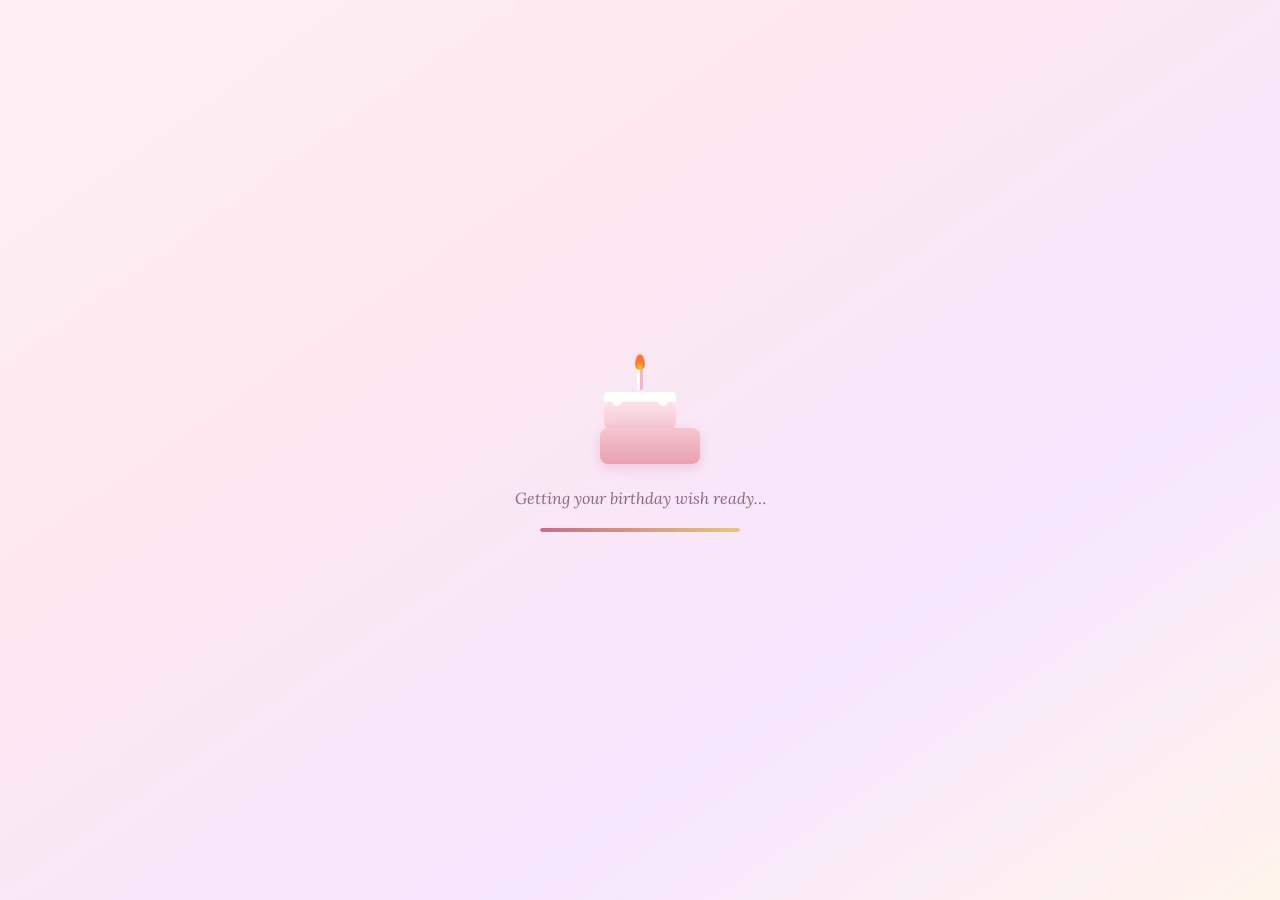
<file: index.html>
<!DOCTYPE html>
<html lang="en">
<head>
  <meta charset="UTF-8" />
  <meta name="viewport" content="width=device-width, initial-scale=1.0" />
  <title>Happy Birthday, Aachal! 🎂</title>
  <link rel="preconnect" href="https://fonts.googleapis.com" />
  <link rel="preconnect" href="https://fonts.gstatic.com" crossorigin />
  <link href="https://fonts.googleapis.com/css2?family=Cormorant+Garamond:ital,wght@0,400;0,600;1,400&family=Great+Vibes&family=Lora:ital,wght@0,400;0,500;1,400;1,500&family=Outfit:wght@300;400;500&display=swap" rel="stylesheet" />
  <link rel="stylesheet" href="styles.css" />
  <script>
    if (Math.floor(Date.now() / 1000) < 1784140200) {
      document.documentElement.classList.add("site-locked");
    }
  </script>
</head>
<body>
  <div class="page-loader" id="pageLoader" aria-live="polite" aria-busy="true">
    <div class="loader-inner">
      <div class="loader-cake" aria-hidden="true">
        <div class="candle"><div class="flame"></div></div>
        <div class="frosting"></div>
        <div class="layer layer-top"></div>
        <div class="layer layer-bottom"></div>
      </div>
      <p class="loader-text">Getting your birthday wish ready…</p>
      <div class="loader-bar">
        <div class="loader-bar-fill" id="loaderBarFill"></div>
      </div>
    </div>
  </div>

  <div class="page-content hidden" id="pageContent">
  <canvas id="confetti"></canvas>

  <div class="balloons" aria-hidden="true">
    <div class="balloon balloon-1"></div>
    <div class="balloon balloon-2"></div>
    <div class="balloon balloon-3"></div>
    <div class="balloon balloon-4"></div>
    <div class="balloon balloon-5"></div>
  </div>

  <div class="sparkles" aria-hidden="true">
    <span></span><span></span><span></span><span></span>
    <span></span><span></span><span></span><span></span>
  </div>

  <main class="card">
    <div class="ribbon">✦</div>

    <p class="pre-title">Hey — it's your day</p>
    <h1 class="title">Happy Birthday</h1>
    <h2 class="name" id="nameDisplay" aria-label="Aachal"></h2>

    <div class="divider">
      <span class="heart">♥</span>
    </div>

    <p class="message">
      Happy birthday, Aachal. You're genuinely one of the nicest people I know —
      kind without trying, calm when things get messy, and somehow always easy to talk to.
    </p>

    <p class="wish">
      Hope this year gives you more trips, more good food, and more of those
      quiet moments that actually make you smile.
    </p>

    <div class="cake" aria-hidden="true">
      <div class="candle">
        <div class="flame"></div>
      </div>
      <div class="frosting"></div>
      <div class="layer layer-top"></div>
      <div class="layer layer-bottom"></div>
    </div>

    <p class="signature">— with love</p>

    <button class="celebrate-btn" id="celebrateBtn">Celebrate! 🎉</button>

    <a href="memories.html" class="secondary-link">Some photos I like of you →</a>
    <a href="dinner.html" class="secondary-link secondary-link--invite">There's something else for you →</a>
  </main>

  <footer>
    <p>Made with love · <span id="year"></span></p>
  </footer>
  </div>

  <script src="music.js"></script>
  <script src="gate.js"></script>
  <script src="script.js"></script>
</body>
</html>
</file>
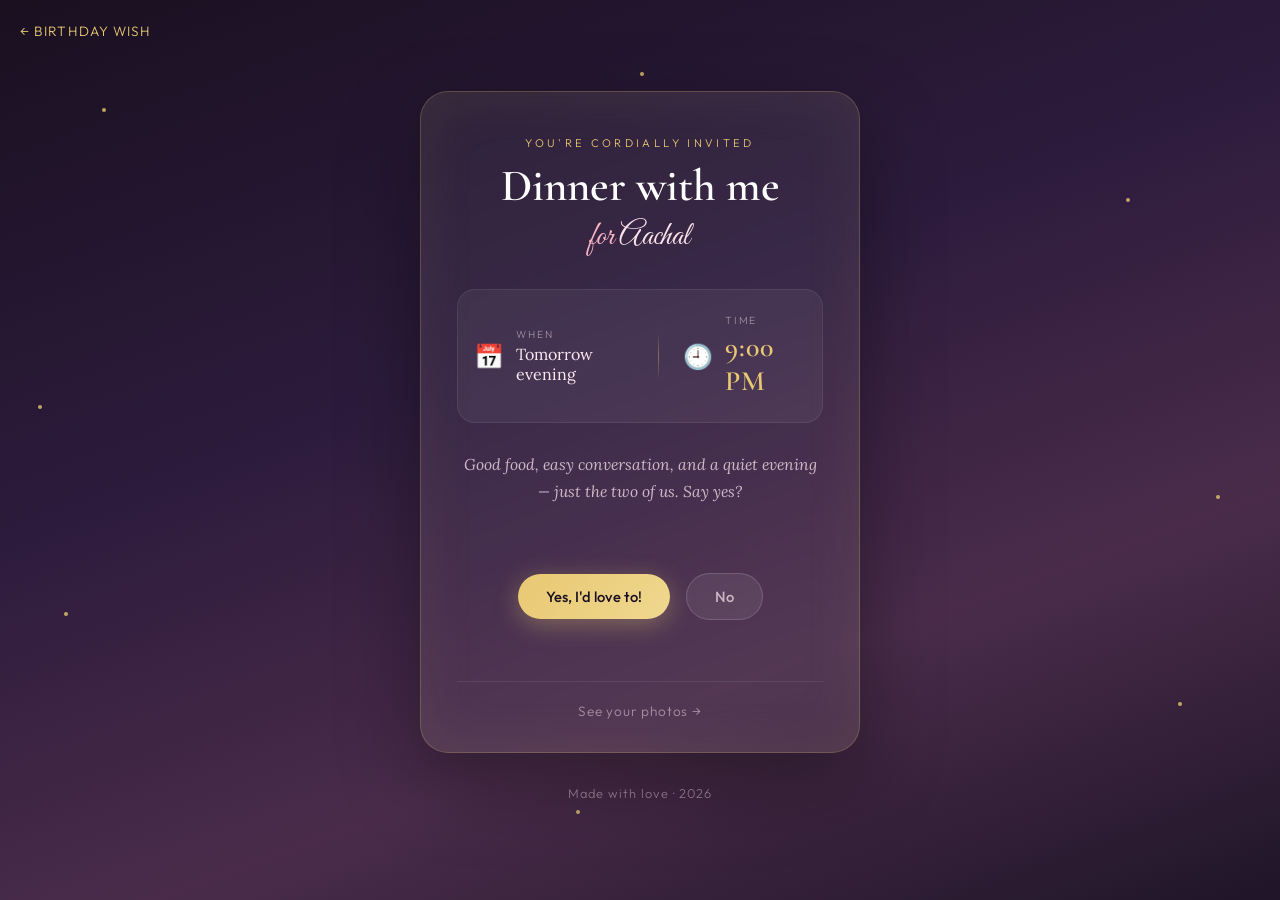
<file: dinner.html>
<!DOCTYPE html>
<html lang="en">
<head>
  <meta charset="UTF-8" />
  <meta name="viewport" content="width=device-width, initial-scale=1.0" />
  <title>Dinner Invite · Aachal</title>
  <link rel="preconnect" href="https://fonts.googleapis.com" />
  <link rel="preconnect" href="https://fonts.gstatic.com" crossorigin />
  <link href="https://fonts.googleapis.com/css2?family=Cormorant+Garamond:ital,wght@0,400;0,600;1,400&family=Great+Vibes&family=Lora:ital,wght@0,400;0,500;1,400;1,500&family=Outfit:wght@300;400;500&display=swap" rel="stylesheet" />
  <link rel="stylesheet" href="styles.css" />
  <script>
    if (Math.floor(Date.now() / 1000) < 1784140200) {
      document.documentElement.classList.add("site-locked");
    }
  </script>
</head>
<body class="page-dinner">
  <canvas id="confetti"></canvas>

  <div class="sparkles" aria-hidden="true">
    <span></span><span></span><span></span><span></span>
    <span></span><span></span><span></span><span></span>
  </div>

  <nav class="site-nav">
    <a href="index.html" class="nav-link">← Birthday Wish</a>
  </nav>

  <main class="invite-card">
    <div class="invite-glow" aria-hidden="true"></div>

    <header class="invite-header">
      <p class="invite-eyebrow">You're cordially invited</p>
      <h1 class="invite-title">Dinner with me</h1>
      <p class="invite-for">for <span>Aachal</span></p>
    </header>

    <div class="invite-details">
      <div class="detail-block">
        <span class="detail-icon">📅</span>
        <div>
          <p class="detail-label">When</p>
          <p class="detail-value">Tomorrow evening</p>
        </div>
      </div>

      <div class="detail-divider" aria-hidden="true"></div>

      <div class="detail-block detail-block--time">
        <span class="detail-icon">🕘</span>
        <div>
          <p class="detail-label">Time</p>
          <p class="detail-value detail-value--large">9:00 PM</p>
        </div>
      </div>
    </div>

    <p class="invite-note">
      Good food, easy conversation, and a quiet evening —
      just the two of us. Say yes?
    </p>

    <div class="invite-actions" id="dinnerInvite">
      <div class="invite-buttons" id="dinnerButtons">
        <button type="button" class="invite-btn invite-yes" id="dinnerYes">Yes, I'd love to!</button>
        <button type="button" class="invite-btn invite-no" id="dinnerNo">No</button>
      </div>
      <p class="invite-response hidden" id="dinnerResponse" aria-live="polite"></p>
    </div>

    <footer class="invite-footer">
      <a href="memories.html" class="invite-link">See your photos →</a>
    </footer>
  </main>

  <footer>
    <p>Made with love · <span id="year"></span></p>
  </footer>

  <script src="music.js"></script>
  <script src="gate.js"></script>
  <script src="dinner.js"></script>
</body>
</html>
</file>
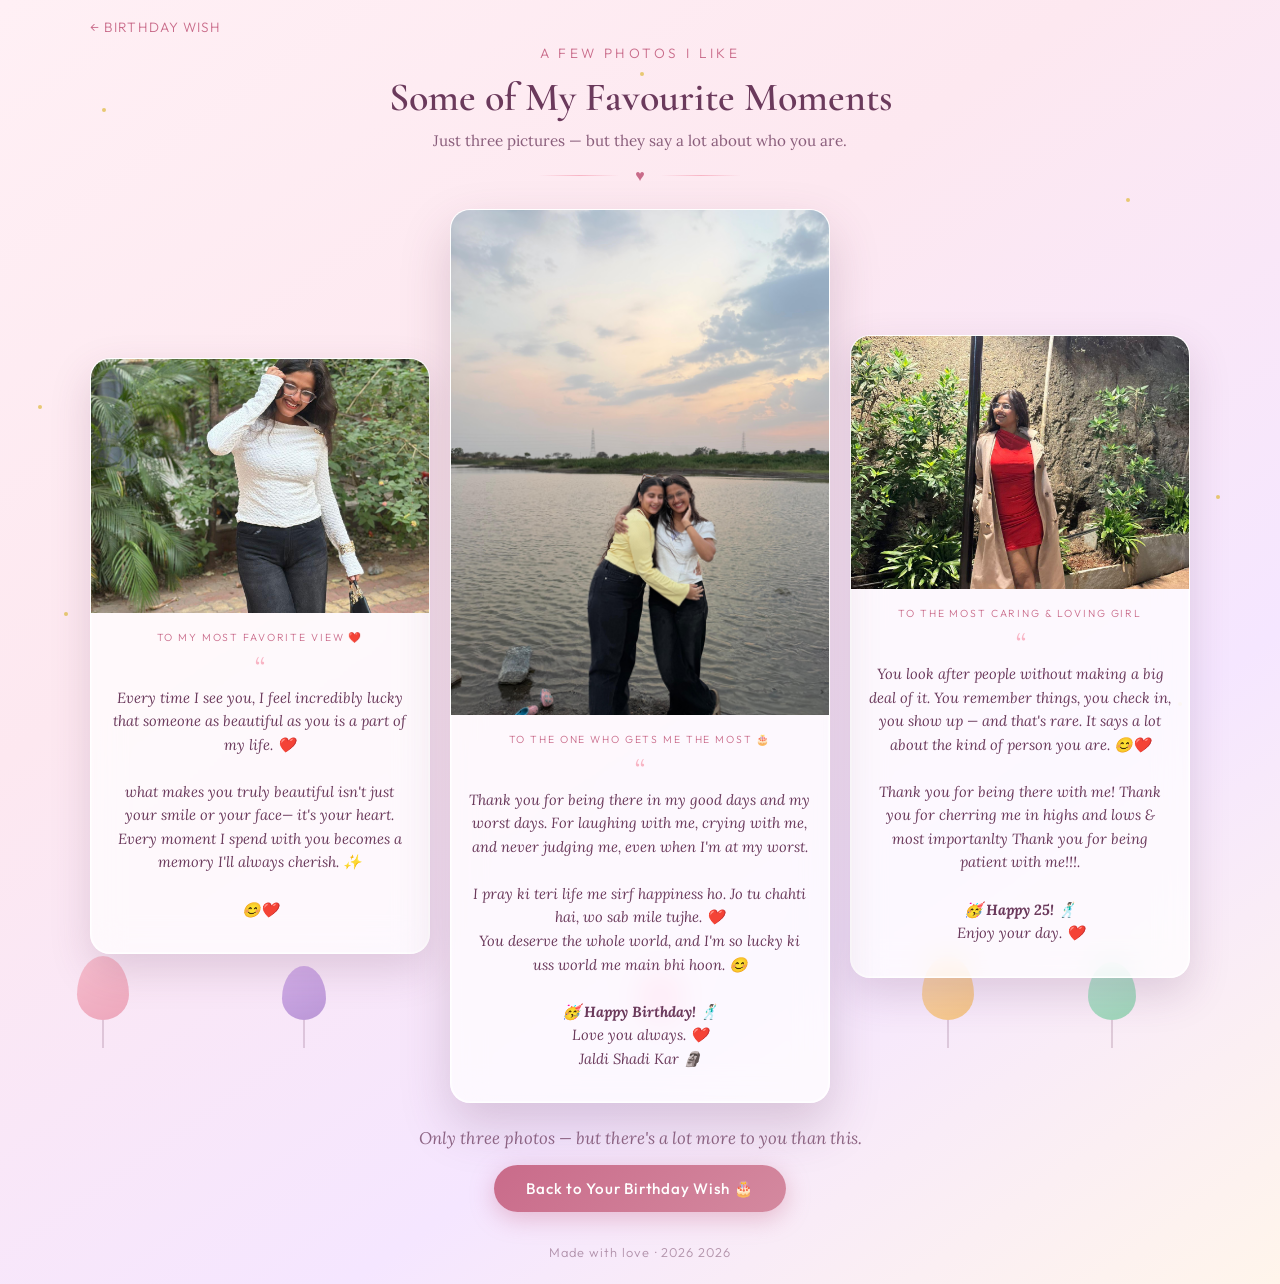
<file: memories.html>
<!DOCTYPE html>
<html lang="en">
<head>
  <meta charset="UTF-8" />
  <meta name="viewport" content="width=device-width, initial-scale=1.0" />
  <title>Beautiful Moments · Aaru</title>
  <link rel="preconnect" href="https://fonts.googleapis.com" />
  <link rel="preconnect" href="https://fonts.gstatic.com" crossorigin />
  <link href="https://fonts.googleapis.com/css2?family=Cormorant+Garamond:ital,wght@0,400;0,600;1,400&family=Great+Vibes&family=Lora:ital,wght@0,400;0,500;1,400;1,500&family=Outfit:wght@300;400;500&display=swap" rel="stylesheet" />
  <link rel="stylesheet" href="styles.css" />
  <script>
    if (Math.floor(Date.now() / 1000) < 1784140200) {
      document.documentElement.classList.add("site-locked");
    }
  </script>
</head>
<body class="page-memories">
  <div class="balloons" aria-hidden="true">
    <div class="balloon balloon-1"></div>
    <div class="balloon balloon-2"></div>
    <div class="balloon balloon-3"></div>
    <div class="balloon balloon-4"></div>
    <div class="balloon balloon-5"></div>
  </div>

  <div class="sparkles" aria-hidden="true">
    <span></span><span></span><span></span><span></span>
    <span></span><span></span><span></span><span></span>
  </div>

  <nav class="site-nav">
    <a href="index.html" class="nav-link">← Birthday Wish</a>
  </nav>

  <header class="memories-header">
    <p class="pre-title">A few photos I like</p>
    <h1 class="memories-title">Some of My Favourite Moments</h1>
    <p class="memories-subtitle">
      Just three pictures — but they say a lot about who you are.
    </p>
    <div class="divider">
      <span class="heart">♥</span>
    </div>
  </header>

  <section class="testimonials">
    <!-- Photo 1: Travel -->
    <article class="testimonial-card reveal" data-theme="travel">
      <div class="photo-frame">
        <img src="images/left.jpeg" alt="Aaru on her travels" />
        <span class="photo-hint">Add photo to images/photo1.jpg</span>
      </div>
      <div class="testimonial-content">
    <span class="testimonial-tag">To my Most favorite view ❤️</span>
<blockquote class="testimonial-quote">
    Every time I see you,
    I feel incredibly lucky
    that someone as beautiful as you
    is a part of my life. ❤️<br><br>

    what makes you truly beautiful
    isn't just your smile or your face—
    it's your heart.
    Every moment I spend with you
    becomes a memory I'll always cherish. ✨<br><br>
 😊❤️
</blockquote>
 
</div>
    </article>

    <!-- Photo 2: Soft spoken -->
    <article class="testimonial-card testimonial-card--featured reveal" data-theme="gentle">
      <div class="photo-frame">
        <img src="images/center.jpeg" alt="Aaru's gentle smile" />
        <span class="photo-hint">Add photo to images/center-image.jpeg</span>
      </div>
      <div class="testimonial-content">
    <span class="testimonial-tag">
        To the one who gets me the most 🎂
    </span>

    <blockquote class="testimonial-quote">
        <p>
            Thank you for being there in my good days and my worst days.
            For laughing with me, crying with me, and never judging me,
            even when I'm at my worst.
        </p>
        <br/>

        <p>
            I pray ki teri life me sirf happiness ho.
            Jo tu chahti hai, wo sab mile tujhe. ❤️
        </p>

        <p>
            You deserve the whole world, and I'm so lucky ki uss world me
            main bhi hoon. 😊
        </p>

        <br/>

        <p>
            🥳 <strong>Happy Birthday!</strong> 🕺🏻
        </p>

        <p>
            Love you always. ❤️
        </p>

        <p>
            Jaldi Shadi Kar 🗿
        </p>
    </blockquote>
 
</div>
    </article>

    <!-- Photo 3: Caring & loving -->
    <article class="testimonial-card reveal" data-theme="love">
      <div class="photo-frame">
        <img src="images/right.jpeg" alt="Aaru's caring heart" />
        <span class="photo-hint">Add photo to images/photo3.jpg</span>
      </div>
      <div class="testimonial-content">
        <span class="testimonial-tag">To The Most Caring & Loving Girl</span>
        <blockquote class="testimonial-quote">
          You look after people without making a big deal of it. You remember
          things, you check in, you show up — and that's rare. It says a lot
          about the kind of person you are. 😊❤️
          <br/><br/>
          Thank you for being there with me! Thank you for cherring me in highs and lows & most importanlty Thank you for being patient with me!!!.


          <br/><br/>
        <p>
            🥳 <strong>Happy 25!</strong> 🕺🏻
        </p>

        <p>
            Enjoy your day. ❤️
        </p>
        </blockquote> 
      </div>
    </article>
  </section>

  <div class="memories-footer">
    <p class="closing-line">Only three photos — but there's a lot more to you than this.</p>
    <a href="index.html" class="celebrate-btn nav-cta">Back to Your Birthday Wish 🎂</a>
  </div>

  <footer>
    <p>Made with love · 2026 <span id="year"></span></p>
  </footer>

  <script src="music.js"></script>
  <script src="gate.js"></script>
  <script src="memories.js"></script>
</body>
</html>
</file>
<file: styles.css>
*,
*::before,
*::after {
  box-sizing: border-box;
  margin: 0;
  padding: 0;
}

:root {
  --rose: #f8b4c4;
  --blush: #fde2ea;
  --gold: #e8c872;
  --deep-rose: #c96b8a;
  --plum: #6b3a5c;
  --cream: #fff9f5;
  --shadow: rgba(107, 58, 92, 0.18);
}

html {
  scroll-behavior: smooth;
}

body {
  min-height: 100vh;
  font-family: "Outfit", sans-serif;
  font-weight: 300;
  color: var(--plum);
  background: linear-gradient(145deg, #fff0f5 0%, #fde8f0 35%, #f5e6ff 70%, #fff5eb 100%);
  overflow-x: hidden;
  display: flex;
  flex-direction: column;
  align-items: center;
  justify-content: center;
  padding: 2rem 1rem 3rem;
  position: relative;
}

html.site-locked,
html.site-locked body {
  overflow: hidden;
}

html.site-locked body > *:not(#siteGate):not(#music-player-wrap) {
  display: none !important;
}

/* Site countdown gate */
.site-gate {
  position: fixed;
  inset: 0;
  z-index: 300;
  display: flex;
  align-items: center;
  justify-content: center;
  background: linear-gradient(145deg, #fff0f5 0%, #fde8f0 35%, #f5e6ff 70%, #fff5eb 100%);
  transition: opacity 0.5s ease, visibility 0.5s ease;
}

.site-gate.is-hidden {
  opacity: 0;
  visibility: hidden;
  pointer-events: none;
}

.site-gate-inner {
  text-align: center;
  padding: 2rem 1.5rem;
  max-width: 520px;
}

.site-gate-eyebrow {
  font-size: 0.7rem;
  letter-spacing: 0.28em;
  text-transform: uppercase;
  color: var(--deep-rose);
  margin-bottom: 0.75rem;
}

.site-gate-title {
  font-family: "Cormorant Garamond", serif;
  font-size: clamp(2rem, 6vw, 2.75rem);
  font-weight: 600;
  color: var(--plum);
  margin-bottom: 0.35rem;
}

.site-gate-subtitle {
  font-family: "Lora", serif;
  font-size: 1rem;
  font-style: italic;
  color: rgba(107, 58, 92, 0.7);
  margin-bottom: 1.75rem;
}

.site-gate-timer {
  display: flex;
  align-items: center;
  justify-content: center;
  gap: 0.5rem;
  margin-bottom: 1.5rem;
}

.timer-unit {
  display: flex;
  flex-direction: column;
  align-items: center;
  min-width: 72px;
  padding: 1rem 0.75rem;
  border-radius: 16px;
  background: rgba(255, 255, 255, 0.72);
  backdrop-filter: blur(12px);
  -webkit-backdrop-filter: blur(12px);
  border: 1px solid rgba(255, 255, 255, 0.9);
  box-shadow: 0 12px 32px var(--shadow);
}

.timer-value {
  font-family: "Cormorant Garamond", serif;
  font-size: clamp(2rem, 7vw, 2.75rem);
  font-weight: 600;
  line-height: 1;
  background: linear-gradient(135deg, var(--deep-rose), #d4899f, var(--gold));
  -webkit-background-clip: text;
  -webkit-text-fill-color: transparent;
  background-clip: text;
}

.timer-label {
  font-size: 0.6rem;
  letter-spacing: 0.16em;
  text-transform: uppercase;
  color: rgba(107, 58, 92, 0.5);
  margin-top: 0.4rem;
}

.timer-sep {
  font-family: "Cormorant Garamond", serif;
  font-size: 2rem;
  font-weight: 600;
  color: var(--rose);
  line-height: 1;
  padding-bottom: 1.25rem;
}

.site-gate-note {
  font-family: "Lora", serif;
  font-size: 0.9rem;
  color: rgba(107, 58, 92, 0.55);
}

.site-gate-music {
  font-family: "Outfit", sans-serif;
  font-size: 0.75rem;
  letter-spacing: 0.08em;
  color: rgba(107, 58, 92, 0.4);
  margin-top: 0.75rem;
}

@media (max-width: 480px) {
  .site-gate-timer {
    gap: 0.35rem;
  }

  .timer-unit {
    min-width: 64px;
    padding: 0.85rem 0.5rem;
  }

  .timer-sep {
    font-size: 1.5rem;
    padding-bottom: 1rem;
  }
}

#music-player-wrap {
  position: fixed;
  width: 1px;
  height: 1px;
  top: -9999px;
  left: -9999px;
  opacity: 0;
  overflow: hidden;
  pointer-events: none;
  z-index: 250;
}

#music-player-wrap iframe {
  width: 1px;
  height: 1px;
  border: 0;
}

.hidden {
  visibility: hidden;
}

.page-content.hidden {
  display: none;
}

.page-content {
  display: flex;
  flex-direction: column;
  align-items: center;
  justify-content: center;
  width: 100%;
  min-height: 100vh;
  position: relative;
}

/* Page loader */
.page-loader {
  position: fixed;
  inset: 0;
  z-index: 200;
  display: flex;
  align-items: center;
  justify-content: center;
  background: linear-gradient(145deg, #fff0f5 0%, #fde8f0 35%, #f5e6ff 70%, #fff5eb 100%);
  transition: opacity 0.5s ease, visibility 0.5s ease;
}

.page-loader.is-hidden {
  opacity: 0;
  visibility: hidden;
  pointer-events: none;
}

.loader-inner {
  text-align: center;
  padding: 2rem;
}

.loader-cake {
  position: relative;
  width: 80px;
  margin: 0 auto 1.5rem;
  animation: loader-bounce 1.2s ease-in-out infinite;
}

@keyframes loader-bounce {
  0%, 100% { transform: translateY(0); }
  50% { transform: translateY(-8px); }
}

.loader-text {
  font-family: "Lora", serif;
  font-size: 1rem;
  font-style: italic;
  color: rgba(107, 58, 92, 0.75);
  margin-bottom: 1.25rem;
}

.loader-bar {
  width: 200px;
  height: 4px;
  margin: 0 auto;
  background: rgba(248, 180, 196, 0.35);
  border-radius: 4px;
  overflow: hidden;
}

.loader-bar-fill {
  width: 0;
  height: 100%;
  background: linear-gradient(90deg, var(--deep-rose), var(--gold));
  border-radius: 4px;
}

#confetti {
  position: fixed;
  inset: 0;
  width: 100%;
  height: 100%;
  pointer-events: none;
  z-index: 100;
}

/* Sparkles */
.sparkles span {
  position: fixed;
  width: 4px;
  height: 4px;
  background: var(--gold);
  border-radius: 50%;
  animation: twinkle 3s ease-in-out infinite;
  z-index: 1;
}

.sparkles span:nth-child(1) { top: 12%; left: 8%; animation-delay: 0s; }
.sparkles span:nth-child(2) { top: 22%; left: 88%; animation-delay: 0.5s; }
.sparkles span:nth-child(3) { top: 68%; left: 5%; animation-delay: 1s; }
.sparkles span:nth-child(4) { top: 78%; left: 92%; animation-delay: 1.5s; }
.sparkles span:nth-child(5) { top: 45%; left: 3%; animation-delay: 0.3s; }
.sparkles span:nth-child(6) { top: 55%; left: 95%; animation-delay: 0.8s; }
.sparkles span:nth-child(7) { top: 8%; left: 50%; animation-delay: 1.2s; }
.sparkles span:nth-child(8) { top: 90%; left: 45%; animation-delay: 1.8s; }

@keyframes twinkle {
  0%, 100% { opacity: 0.2; transform: scale(1); }
  50% { opacity: 1; transform: scale(1.8); }
}

/* Balloons */
.balloons {
  position: fixed;
  inset: 0;
  pointer-events: none;
  z-index: 0;
}

.balloon {
  position: absolute;
  bottom: -120px;
  width: 52px;
  height: 64px;
  border-radius: 50% 50% 50% 50% / 60% 60% 40% 40%;
  animation: float-up linear infinite;
  opacity: 0.75;
}

.balloon::after {
  content: "";
  position: absolute;
  bottom: -28px;
  left: 50%;
  transform: translateX(-50%);
  width: 2px;
  height: 28px;
  background: rgba(107, 58, 92, 0.25);
}

.balloon-1 { left: 6%; background: linear-gradient(160deg, #f8b4c4, #e891a8); animation-duration: 14s; animation-delay: 0s; }
.balloon-2 { left: 22%; background: linear-gradient(160deg, #c9a0e8, #a67bc9); animation-duration: 17s; animation-delay: 2s; width: 44px; height: 54px; }
.balloon-3 { left: 72%; background: linear-gradient(160deg, #ffd6a5, #f4b860); animation-duration: 15s; animation-delay: 4s; }
.balloon-4 { left: 85%; background: linear-gradient(160deg, #a8e6cf, #7ecda3); animation-duration: 18s; animation-delay: 1s; width: 48px; height: 58px; }
.balloon-5 { left: 50%; background: linear-gradient(160deg, #ffb3d9, #ff8fc7); animation-duration: 16s; animation-delay: 3s; width: 40px; height: 50px; }

@keyframes float-up {
  0% { transform: translateY(0) rotate(-2deg); opacity: 0; }
  10% { opacity: 0.75; }
  90% { opacity: 0.75; }
  100% { transform: translateY(-110vh) rotate(4deg); opacity: 0; }
}

/* Main card */
.card {
  position: relative;
  z-index: 2;
  max-width: 520px;
  width: 100%;
  background: rgba(255, 255, 255, 0.72);
  backdrop-filter: blur(16px);
  -webkit-backdrop-filter: blur(16px);
  border: 1px solid rgba(255, 255, 255, 0.9);
  border-radius: 28px;
  padding: 3rem 2.5rem 2.5rem;
  text-align: center;
  box-shadow:
    0 24px 60px var(--shadow),
    0 0 0 1px rgba(255, 255, 255, 0.5) inset;
  animation: card-in 1.2s cubic-bezier(0.22, 1, 0.36, 1) both;
}

@keyframes card-in {
  from {
    opacity: 0;
    transform: translateY(40px) scale(0.96);
  }
  to {
    opacity: 1;
    transform: translateY(0) scale(1);
  }
}

.ribbon {
  position: absolute;
  top: -14px;
  left: 50%;
  transform: translateX(-50%);
  width: 48px;
  height: 48px;
  background: linear-gradient(135deg, var(--gold), #f0d890);
  border-radius: 50%;
  display: flex;
  align-items: center;
  justify-content: center;
  font-size: 1.1rem;
  color: white;
  box-shadow: 0 4px 16px rgba(232, 200, 114, 0.5);
  animation: spin-slow 8s linear infinite;
}

@keyframes spin-slow {
  from { transform: translateX(-50%) rotate(0deg); }
  to { transform: translateX(-50%) rotate(360deg); }
}

.pre-title {
  font-size: 0.85rem;
  letter-spacing: 0.25em;
  text-transform: uppercase;
  color: var(--deep-rose);
  margin-bottom: 0.75rem;
  animation: fade-up 0.8s 0.3s both;
}

.title {
  font-family: "Cormorant Garamond", serif;
  font-size: clamp(2rem, 6vw, 2.75rem);
  font-weight: 600;
  letter-spacing: 0.04em;
  color: var(--plum);
  line-height: 1.1;
  animation: fade-up 0.8s 0.45s both;
}

.name {
  font-family: "Great Vibes", cursive;
  font-size: clamp(3rem, 10vw, 4.5rem);
  font-weight: 400;
  margin: 0.25rem 0 1.25rem;
  min-height: 1.2em;
  line-height: 1.2;
}

.name-letter {
  display: inline-block;
  opacity: 0;
  transform: translateY(12px) scale(0.85);
  background: linear-gradient(135deg, var(--deep-rose), #d4899f, var(--gold));
  -webkit-background-clip: text;
  -webkit-text-fill-color: transparent;
  background-clip: text;
  animation: letter-pop 0.75s cubic-bezier(0.22, 1, 0.36, 1) forwards;
}

@keyframes letter-pop {
  to {
    opacity: 1;
    transform: translateY(0) scale(1);
  }
}

.divider {
  display: flex;
  align-items: center;
  justify-content: center;
  gap: 1rem;
  margin-bottom: 1.5rem;
  animation: fade-up 0.8s 0.7s both;
}

.divider::before,
.divider::after {
  content: "";
  flex: 1;
  max-width: 80px;
  height: 1px;
  background: linear-gradient(90deg, transparent, var(--rose), transparent);
}

.heart {
  color: var(--deep-rose);
  font-size: 1rem;
  animation: heartbeat 1.4s ease-in-out infinite;
}

@keyframes heartbeat {
  0%, 100% { transform: scale(1); }
  50% { transform: scale(1.25); }
}

.message,
.wish {
  font-family: "Lora", serif;
  font-size: 1.05rem;
  line-height: 1.8;
  color: rgba(107, 58, 92, 0.85);
  animation: fade-up 0.8s 0.85s both;
}

.wish {
  margin-top: 1rem;
  font-style: italic;
  font-weight: 400;
  font-size: 1.08rem;
  animation-delay: 1s;
}

@keyframes fade-up {
  from { opacity: 0; transform: translateY(16px); }
  to { opacity: 1; transform: translateY(0); }
}

/* CSS Cake */
.cake {
  position: relative;
  width: 100px;
  margin: 2rem auto 1.5rem;
  animation: fade-up 0.8s 1.1s both;
}

.layer {
  border-radius: 8px;
  margin: 0 auto;
}

.layer-bottom {
  width: 100px;
  height: 36px;
  background: linear-gradient(180deg, #f5c6d0, #e8a0b0);
  box-shadow: 0 4px 12px rgba(201, 107, 138, 0.25);
}

.layer-top {
  width: 72px;
  height: 28px;
  background: linear-gradient(180deg, #fde2ea, #f5c6d0);
  margin-bottom: -2px;
}

.frosting {
  width: 72px;
  height: 10px;
  background: white;
  border-radius: 4px 4px 0 0;
  margin: 0 auto;
  position: relative;
}

.frosting::before,
.frosting::after {
  content: "";
  position: absolute;
  bottom: -4px;
  width: 10px;
  height: 10px;
  background: white;
  border-radius: 50%;
}

.frosting::before { left: 8px; }
.frosting::after { right: 8px; }

.candle {
  width: 6px;
  height: 22px;
  background: repeating-linear-gradient(
    90deg,
    #fff 0px,
    #fff 3px,
    #f8b4c4 3px,
    #f8b4c4 6px
  );
  margin: 0 auto 2px;
  border-radius: 2px;
  position: relative;
}

.flame {
  width: 10px;
  height: 16px;
  background: radial-gradient(ellipse at bottom, #ffd700 0%, #ff6b35 60%, transparent 100%);
  border-radius: 50% 50% 50% 50% / 60% 60% 40% 40%;
  position: absolute;
  top: -14px;
  left: 50%;
  transform: translateX(-50%);
  animation: flicker 0.8s ease-in-out infinite alternate;
}

@keyframes flicker {
  from { transform: translateX(-50%) scale(1) rotate(-2deg); opacity: 0.9; }
  to { transform: translateX(-50%) scale(1.1) rotate(2deg); opacity: 1; }
}

.signature {
  font-family: "Great Vibes", cursive;
  font-size: 1.5rem;
  color: var(--deep-rose);
  margin-bottom: 1.5rem;
  animation: fade-up 0.8s 1.2s both;
}

.celebrate-btn {
  font-family: "Outfit", sans-serif;
  font-size: 0.95rem;
  font-weight: 500;
  letter-spacing: 0.05em;
  padding: 0.85rem 2rem;
  border: none;
  border-radius: 50px;
  cursor: pointer;
  color: white;
  background: linear-gradient(135deg, var(--deep-rose), #d4899f);
  box-shadow: 0 6px 24px rgba(201, 107, 138, 0.4);
  transition: transform 0.25s ease, box-shadow 0.25s ease;
  animation: fade-up 0.8s 1.35s both;
}

.celebrate-btn:hover {
  transform: translateY(-3px) scale(1.03);
  box-shadow: 0 10px 32px rgba(201, 107, 138, 0.5);
}

.celebrate-btn:active {
  transform: translateY(0) scale(0.98);
}

footer {
  margin-top: 2rem;
  z-index: 2;
  font-size: 0.8rem;
  color: rgba(107, 58, 92, 0.5);
  letter-spacing: 0.08em;
  animation: fade-up 0.8s 1.5s both;
}

.secondary-link {
  display: inline-block;
  margin-top: 1.25rem;
  font-size: 0.9rem;
  color: var(--deep-rose);
  text-decoration: none;
  letter-spacing: 0.04em;
  border-bottom: 1px solid transparent;
  transition: border-color 0.25s ease, opacity 0.25s ease;
  animation: fade-up 0.8s 1.5s both;
}

.secondary-link:hover {
  border-bottom-color: var(--deep-rose);
  opacity: 0.85;
}

.secondary-link--invite {
  display: block;
  margin-top: 0.65rem;
  font-style: italic;
}

/* ── Dinner invite page ── */

.page-dinner {
  background: linear-gradient(160deg, #1a1020 0%, #2d1b3d 40%, #4a2c4a 70%, #1f1528 100%);
  color: #fde8f0;
  justify-content: center;
  padding: 1.5rem 1rem 2rem;
}

.page-dinner footer {
  color: rgba(253, 232, 240, 0.4);
}

.page-dinner .nav-link {
  color: var(--gold);
}

.page-dinner .site-nav {
  position: absolute;
  top: 1.25rem;
  left: 1.25rem;
  width: auto;
  max-width: none;
  margin-bottom: 0;
  z-index: 3;
}

.page-dinner .sparkles span {
  background: rgba(232, 200, 114, 0.8);
}

.invite-card {
  position: relative;
  z-index: 2;
  width: 100%;
  max-width: 440px;
  padding: 2.75rem 2.25rem 2rem;
  text-align: center;
  border-radius: 28px;
  background: rgba(255, 255, 255, 0.06);
  backdrop-filter: blur(20px);
  -webkit-backdrop-filter: blur(20px);
  border: 1px solid rgba(232, 200, 114, 0.25);
  box-shadow:
    0 30px 80px rgba(0, 0, 0, 0.35),
    0 0 60px rgba(232, 200, 114, 0.08) inset;
  animation: card-in 1s cubic-bezier(0.22, 1, 0.36, 1) both;
  overflow: hidden;
}

.invite-glow {
  position: absolute;
  top: -60%;
  left: 50%;
  transform: translateX(-50%);
  width: 300px;
  height: 300px;
  background: radial-gradient(circle, rgba(232, 200, 114, 0.15) 0%, transparent 70%);
  pointer-events: none;
}

.invite-eyebrow {
  font-size: 0.7rem;
  letter-spacing: 0.3em;
  text-transform: uppercase;
  color: var(--gold);
  margin-bottom: 0.75rem;
}

.invite-title {
  font-family: "Cormorant Garamond", serif;
  font-size: clamp(2.2rem, 6vw, 2.8rem);
  font-weight: 600;
  color: #fff;
  line-height: 1.1;
  margin-bottom: 0.35rem;
}

.invite-for {
  font-family: "Great Vibes", cursive;
  font-size: 2rem;
  color: var(--rose);
  margin-bottom: 2rem;
}

.invite-for span {
  color: #fde2ea;
}

.invite-details {
  display: flex;
  align-items: center;
  justify-content: center;
  gap: 1.5rem;
  padding: 1.5rem 1rem;
  margin-bottom: 1.75rem;
  border-radius: 18px;
  background: rgba(255, 255, 255, 0.05);
  border: 1px solid rgba(255, 255, 255, 0.08);
}

.detail-block {
  display: flex;
  align-items: center;
  gap: 0.75rem;
  text-align: left;
}

.detail-icon {
  font-size: 1.5rem;
  line-height: 1;
}

.detail-label {
  font-size: 0.65rem;
  letter-spacing: 0.18em;
  text-transform: uppercase;
  color: rgba(253, 232, 240, 0.5);
  margin-bottom: 0.2rem;
}

.detail-value {
  font-family: "Lora", serif;
  font-size: 1rem;
  color: #fde8f0;
}

.detail-value--large {
  font-family: "Cormorant Garamond", serif;
  font-size: 1.75rem;
  font-weight: 600;
  color: var(--gold);
  letter-spacing: 0.04em;
}

.detail-divider {
  width: 1px;
  height: 48px;
  background: linear-gradient(180deg, transparent, rgba(232, 200, 114, 0.4), transparent);
}

.invite-note {
  font-family: "Lora", serif;
  font-size: 0.98rem;
  font-style: italic;
  line-height: 1.7;
  color: rgba(253, 232, 240, 0.75);
  margin-bottom: 2rem;
}

.invite-buttons {
  position: relative;
  display: flex;
  align-items: center;
  justify-content: center;
  gap: 1rem;
  min-height: 120px;
  padding: 0.75rem;
}

.invite-btn {
  font-family: "Outfit", sans-serif;
  font-size: 0.92rem;
  font-weight: 500;
  padding: 0.8rem 1.75rem;
  border: none;
  border-radius: 50px;
  cursor: pointer;
  transition: transform 0.2s ease, box-shadow 0.2s ease;
}

.invite-yes {
  color: #1a1020;
  background: linear-gradient(135deg, var(--gold), #f0d890);
  box-shadow: 0 6px 24px rgba(232, 200, 114, 0.35);
}

.invite-yes:hover {
  transform: translateY(-3px) scale(1.04);
  box-shadow: 0 10px 32px rgba(232, 200, 114, 0.5);
}

.invite-no {
  color: rgba(253, 232, 240, 0.7);
  background: rgba(255, 255, 255, 0.08);
  border: 1px solid rgba(255, 255, 255, 0.15);
  transition: left 0.15s ease, top 0.15s ease, transform 0.2s ease;
}

.invite-no.is-dodging {
  position: absolute;
  z-index: 2;
}

.invite-response {
  font-family: "Lora", serif;
  font-size: 1.1rem;
  line-height: 1.65;
  color: var(--gold);
  animation: fade-up 0.6s ease both;
}

.invite-response.hidden {
  display: none;
}

.invite-actions.is-accepted .invite-buttons {
  display: none;
}

.invite-actions.is-accepted .invite-note {
  display: none;
}

.invite-footer {
  margin-top: 1.5rem;
  padding-top: 1.25rem;
  border-top: 1px solid rgba(255, 255, 255, 0.08);
}

.invite-link {
  font-size: 0.85rem;
  color: rgba(253, 232, 240, 0.5);
  text-decoration: none;
  letter-spacing: 0.06em;
  transition: color 0.25s ease;
}

.invite-link:hover {
  color: var(--gold);
}

@media (max-width: 480px) {
  .invite-details {
    flex-direction: column;
    gap: 1rem;
  }

  .detail-divider {
    width: 60px;
    height: 1px;
    background: linear-gradient(90deg, transparent, rgba(232, 200, 114, 0.4), transparent);
  }

  .detail-block {
    justify-content: center;
    text-align: center;
  }
}

/* ── Memories page ── */

.page-memories {
  justify-content: flex-start;
  padding: 1rem 1.25rem 1.5rem;
}

.site-nav {
  position: relative;
  z-index: 3;
  width: 100%;
  max-width: 1100px;
  margin-bottom: 0.5rem;
  animation: fade-up 0.8s 0.2s both;
}

.nav-link {
  font-size: 0.85rem;
  letter-spacing: 0.08em;
  text-transform: uppercase;
  color: var(--deep-rose);
  text-decoration: none;
  padding: 0.5rem 0;
  transition: opacity 0.25s ease;
}

.nav-link:hover {
  opacity: 0.7;
}

.memories-header {
  position: relative;
  z-index: 2;
  text-align: center;
  max-width: 720px;
  margin-bottom: 1.5rem;
  animation: fade-up 0.8s 0.35s both;
}

.memories-title {
  font-family: "Cormorant Garamond", serif;
  font-size: clamp(1.85rem, 4vw, 2.5rem);
  font-weight: 600;
  color: var(--plum);
  line-height: 1.15;
  margin-bottom: 0.5rem;
}

.memories-subtitle {
  font-family: "Lora", serif;
  font-size: 0.95rem;
  line-height: 1.65;
  color: rgba(107, 58, 92, 0.8);
  margin-bottom: 0.75rem;
}

.memories-header .divider {
  margin-bottom: 0;
}

.testimonials {
  position: relative;
  z-index: 2;
  width: 100%;
  max-width: 1100px;
  display: grid;
  grid-template-columns: 1fr 1.12fr 1fr;
  gap: 1.25rem;
  align-items: center;
}

.testimonial-card {
  display: flex;
  flex-direction: column;
  background: rgba(255, 255, 255, 0.72);
  backdrop-filter: blur(16px);
  -webkit-backdrop-filter: blur(16px);
  border: 1px solid rgba(255, 255, 255, 0.9);
  border-radius: 20px;
  overflow: hidden;
  box-shadow:
    0 16px 40px var(--shadow),
    0 0 0 1px rgba(255, 255, 255, 0.5) inset;
  opacity: 0;
  transform: translateY(24px);
  transition: opacity 0.6s ease, transform 0.6s cubic-bezier(0.22, 1, 0.36, 1);
}

.testimonial-card--featured {
  transform: translateY(24px) scale(1.03);
  z-index: 2;
  box-shadow:
    0 22px 50px rgba(107, 58, 92, 0.22),
    0 0 0 1px rgba(255, 255, 255, 0.6) inset;
}

.testimonial-card--featured.is-visible {
  transform: translateY(-6px) scale(1.03);
}

.testimonial-card:nth-child(1) { transition-delay: 0.05s; }
.testimonial-card:nth-child(2) { transition-delay: 0.15s; }
.testimonial-card:nth-child(3) { transition-delay: 0.25s; }

.testimonial-card.is-visible {
  opacity: 1;
  transform: translateY(0);
}

.testimonial-card--featured .photo-frame {
  aspect-ratio: 3 / 4;
}

.photo-frame {
  position: relative;
  aspect-ratio: 4 / 3;
  width: 100%;
  overflow: hidden;
  background: linear-gradient(145deg, var(--blush), #f5e6ff);
  flex-shrink: 0;
}

.photo-frame img {
  width: 100%;
  height: 100%;
  object-fit: cover;
  object-position: center center;
  display: block;
  transition: transform 0.6s cubic-bezier(0.22, 1, 0.36, 1);
}

.testimonial-card:hover .photo-frame img {
  transform: scale(1.04);
}

.photo-hint {
  position: absolute;
  inset: 0;
  display: flex;
  align-items: center;
  justify-content: center;
  padding: 1rem;
  text-align: center;
  font-size: 0.7rem;
  letter-spacing: 0.05em;
  color: rgba(107, 58, 92, 0.45);
  pointer-events: none;
  transition: opacity 0.3s ease;
}

.photo-frame:not(.is-placeholder) .photo-hint {
  opacity: 0;
}

.photo-frame.is-placeholder img {
  opacity: 0;
  position: absolute;
}

.photo-frame.is-placeholder::before {
  content: "✦";
  position: absolute;
  top: 50%;
  left: 50%;
  transform: translate(-50%, -70%);
  font-size: 2rem;
  color: var(--gold);
  opacity: 0.6;
}

.testimonial-card[data-theme="travel"] .photo-frame.is-placeholder {
  background: linear-gradient(145deg, #fde8f0 0%, #e8f4fd 100%);
}

.testimonial-card[data-theme="gentle"] .photo-frame.is-placeholder {
  background: linear-gradient(145deg, #f5e6ff 0%, #fde2ea 100%);
}

.testimonial-card[data-theme="love"] .photo-frame.is-placeholder {
  background: linear-gradient(145deg, #fff5eb 0%, #fde8f0 100%);
}

.testimonial-content {
  display: flex;
  flex-direction: column;
  flex: 1;
  padding: 1.15rem 1.1rem 1.25rem;
  text-align: center;
}

.testimonial-tag {
  display: inline-block;
  font-size: 0.65rem;
  letter-spacing: 0.18em;
  text-transform: uppercase;
  color: var(--deep-rose);
  margin-bottom: 0.6rem;
}

.testimonial-quote {
  font-family: "Lora", serif;
  font-size: 0.92rem;
  font-weight: 400;
  font-style: italic;
  line-height: 1.6;
  color: var(--plum);
  margin-bottom: 0.75rem;
  border: none;
  quotes: none;
  flex: 1;
}

.testimonial-quote::before {
  content: "\201C";
  display: block;
  font-size: 1.75rem;
  line-height: 1;
  color: var(--rose);
  margin-bottom: 0.25rem;
}

.testimonial-caption {
  font-family: "Great Vibes", cursive;
  font-size: 1.15rem;
  color: var(--deep-rose);
  margin-top: auto;
}

.memories-footer {
  position: relative;
  z-index: 2;
  text-align: center;
  margin-top: 1.5rem;
  animation: fade-up 0.8s 0.5s both;
}

.closing-line {
  font-family: "Lora", serif;
  font-size: 1.05rem;
  font-style: italic;
  font-weight: 400;
  color: rgba(107, 58, 92, 0.75);
  margin-bottom: 1rem;
}

.nav-cta {
  display: inline-block;
  text-decoration: none;
}

@media (max-width: 900px) {
  .testimonials {
    grid-template-columns: repeat(3, minmax(220px, 1fr));
    overflow-x: auto;
    scroll-snap-type: x mandatory;
    scroll-padding-inline: 1.25rem;
    padding-bottom: 0.5rem;
    -webkit-overflow-scrolling: touch;
    scrollbar-width: thin;
    scrollbar-color: var(--rose) transparent;
  }

  .testimonial-card {
    scroll-snap-align: start;
    min-width: 0;
  }
}

@media (max-width: 640px) {
  .testimonials {
    grid-template-columns: repeat(3, minmax(260px, 85vw));
    gap: 1rem;
  }

  .page-memories footer {
    margin-top: 1rem;
  }
}

@media (max-width: 480px) {
  .card {
    padding: 2.5rem 1.5rem 2rem;
    border-radius: 22px;
  }

  .message,
  .wish {
    font-size: 0.98rem;
  }

  .memories-header {
    margin-bottom: 1.25rem;
  }
}
</file>
